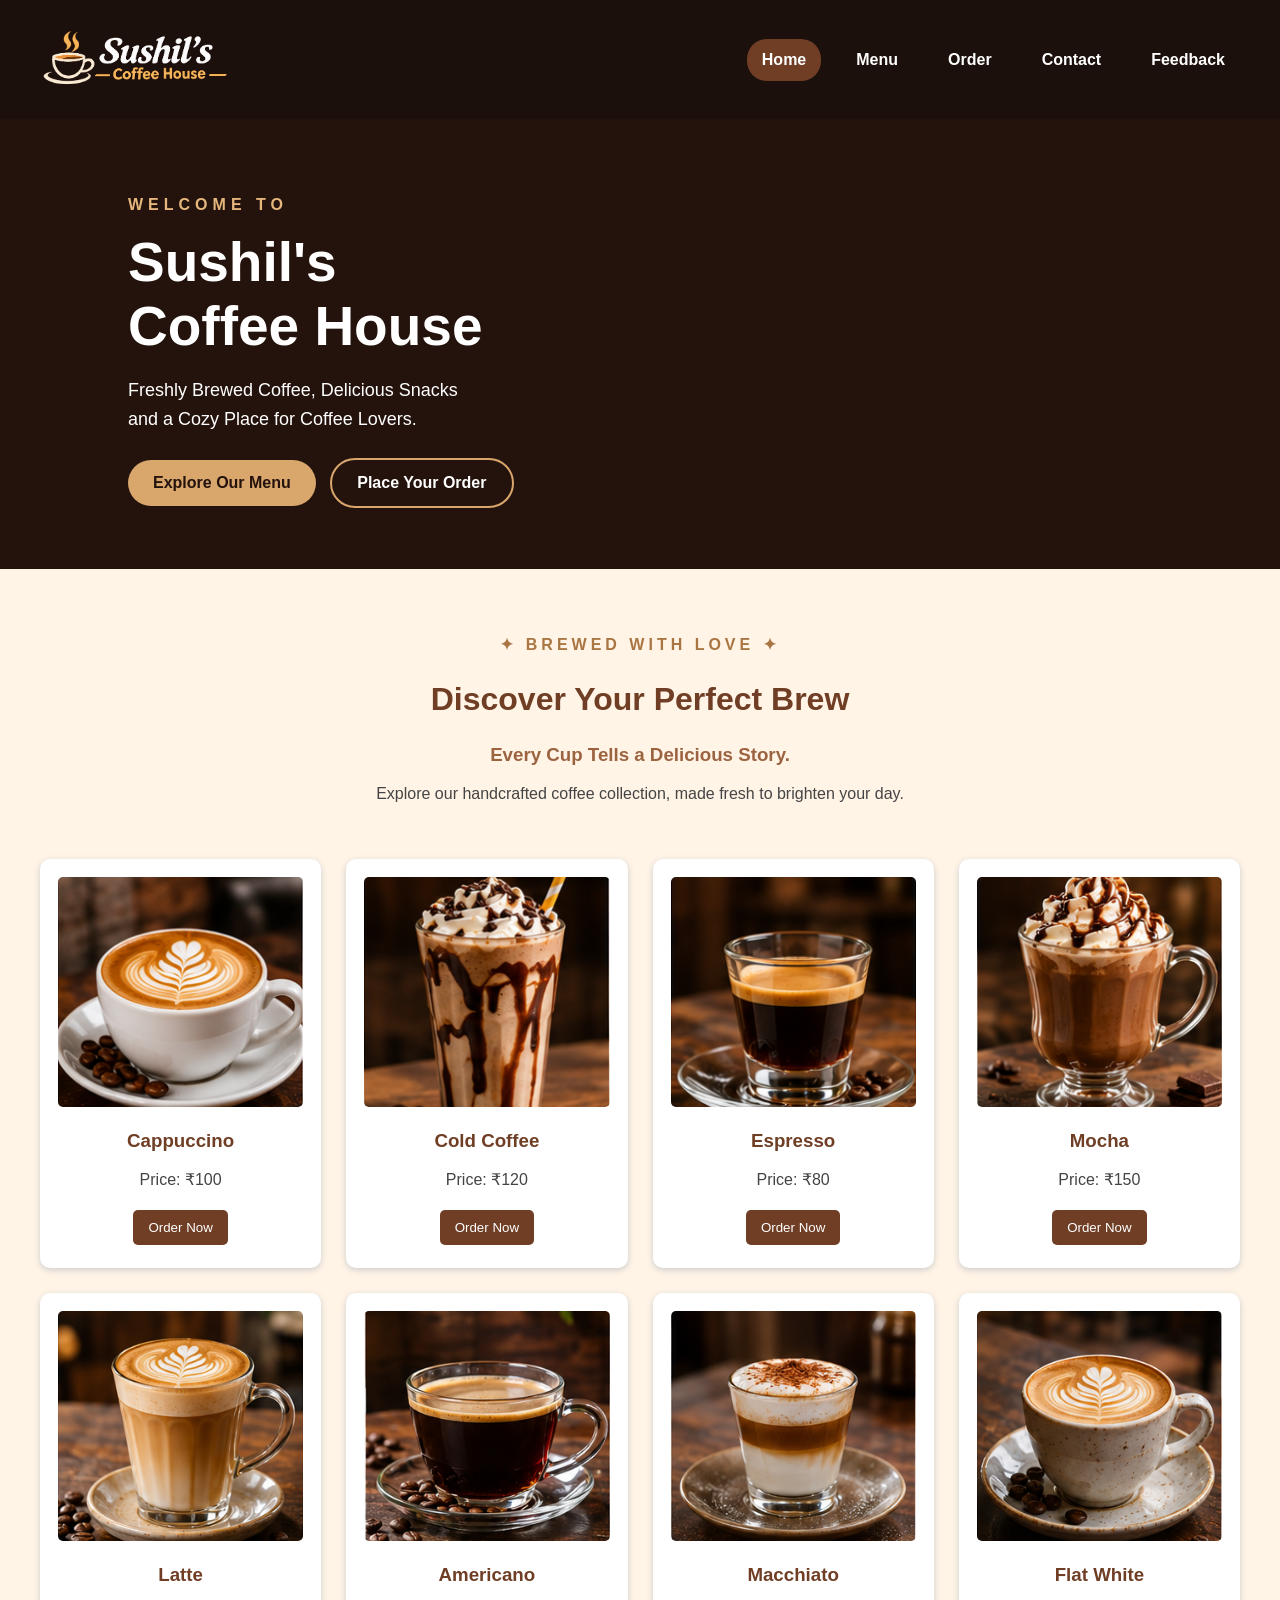
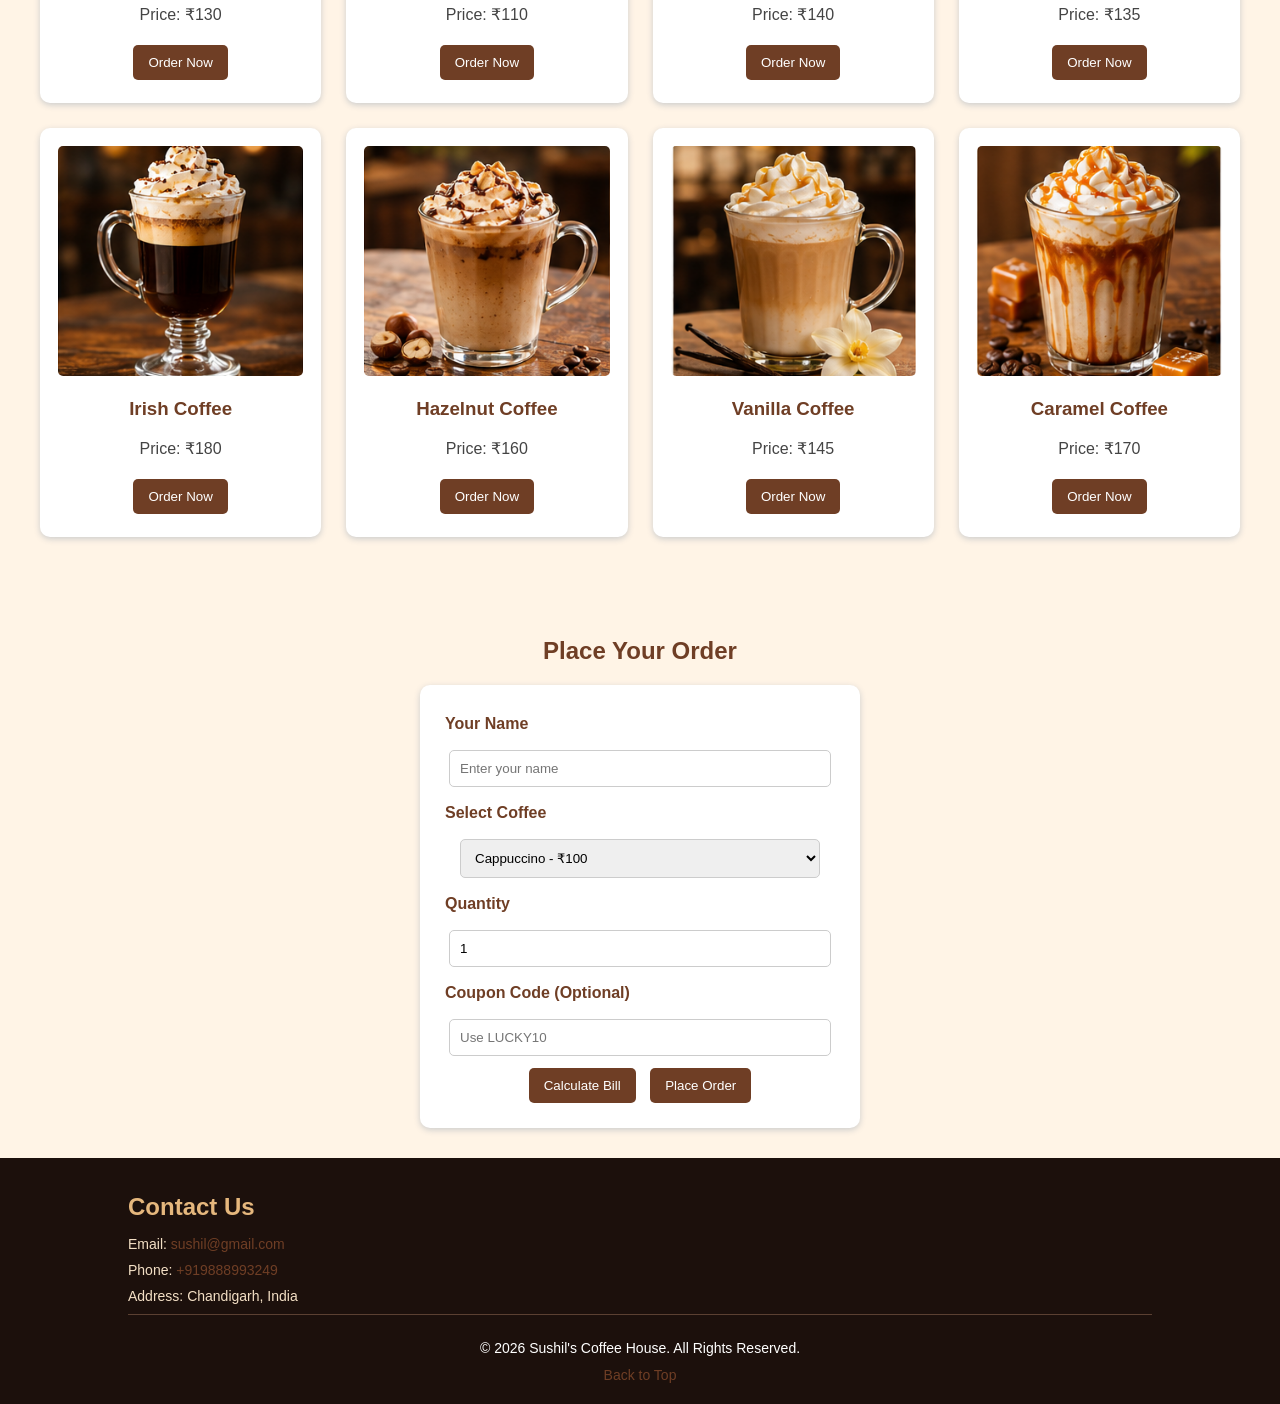
<file: index.html>
<!DOCTYPE html>
<html>

<head>
    <title>Sushil's Coffee House</title>
    <link rel="stylesheet" href="style.css">
</head>

<body>

    <!-- HEADER AND NAVIGATION -->
    <header id="home">

        <div class="top-header">

            <div class="logo">
                <img src="images/sushils-logo.png" alt="Sushil's Coffee House">
            </div>

            <nav>
                <a href="#home" class="active">Home</a>
                <a href="#menu">Menu</a>
                <a href="#order">Order</a>
                <a href="#contact">Contact</a>
                <a href="feedback.html">Feedback</a>
            </nav>

        </div>

    </header>

    <!-- HOME / HERO SECTION -->
    <section class="welcome">

        <div class="welcome-content">

            <p class="welcome-small">WELCOME TO</p>

            <h1>Sushil's<br>Coffee House</h1>

            <p class="welcome-text">
                Freshly Brewed Coffee, Delicious Snacks
                <br>
                and a Cozy Place for Coffee Lovers.
            </p>

            <div class="welcome-buttons">
                <a href="#menu">Explore Our Menu</a>
                <a href="#order" class="second-button">Place Your Order</a>
            </div>

        </div>

    </section>

    <!-- COFFEE MENU -->
    <section id="menu">

        <div class="menu-heading">

            <p class="menu-small">✦ BREWED WITH LOVE ✦</p>

            <h2>Discover Your Perfect Brew</h2>

            <h3>Every Cup Tells a Delicious Story.</h3>

            <p>
                Explore our handcrafted coffee collection,
                made fresh to brighten your day.
            </p>

        </div>

        <div class="menu">

            <div class="item">
                <img src="images/Cappuccino.png" alt="Cappuccino">
                <h3>Cappuccino</h3>
                <p>Price: ₹100</p>
                <button onclick="selectCoffee('Cappuccino')">Order Now</button>
            </div>

            <div class="item">
                <img src="images/coldcoffee.png" alt="Cold Coffee"> 
                <h3>Cold Coffee</h3>
                <p>Price: ₹120</p>
                <button onclick="selectCoffee('Cold Coffee')">Order Now</button>
            </div>

            <div class="item">
                <img src="images/espresso.png" alt="Espresso">
                <h3>Espresso</h3>
                <p>Price: ₹80</p>
                <button onclick="selectCoffee('Espresso')">Order Now</button>
            </div>

            <div class="item">
                <img src="images/mocha.png" alt="Mocha">
                <h3>Mocha</h3>
                <p>Price: ₹150</p>
                <button onclick="selectCoffee('Mocha')">Order Now</button>
            </div>

            <div class="item">
                <img src="images/latte.png" alt="Latte">
                <h3>Latte</h3>
                <p>Price: ₹130</p>
                <button onclick="selectCoffee('Latte')">Order Now</button>
            </div>

            <div class="item">
                <img src="images/americano.png" alt="Americano">
                <h3>Americano</h3>
                <p>Price: ₹110</p>
                <button onclick="selectCoffee('Americano')">Order Now</button>
            </div>

            <div class="item">
                <img src="images/macchiato.png" alt="Macchiato">
                <h3>Macchiato</h3>
                <p>Price: ₹140</p>
                <button onclick="selectCoffee('Macchiato')">Order Now</button>
            </div>

            <div class="item">
                <img src="images/flatwhite.png" alt="Flat White">
                <h3>Flat White</h3>
                <p>Price: ₹135</p>
                <button onclick="selectCoffee('Flat White')">Order Now</button>
            </div>

            <div class="item">
                <img src="images/irishcoffee.png" alt="Irish Coffee">
                <h3>Irish Coffee</h3>
                <p>Price: ₹180</p>
                <button onclick="selectCoffee('Irish Coffee')">Order Now</button>
            </div>

            <div class="item">
                <img src="images/hazelnut.png" alt="Hazelnut Coffee">
                <h3>Hazelnut Coffee</h3>
                <p>Price: ₹160</p>
                <button onclick="selectCoffee('Hazelnut Coffee')">Order Now</button>
            </div>

            <div class="item">
                <img src="images/vanilla.png" alt="Vanilla Coffee">
                <h3>Vanilla Coffee</h3>
                <p>Price: ₹145</p>
                <button onclick="selectCoffee('Vanilla Coffee')">Order Now</button>
            </div>

            <div class="item">
                <img src="images/caramel.png" alt="Caramel Coffee">
                <h3>Caramel Coffee</h3>
                <p>Price: ₹170</p>
                <button onclick="selectCoffee('Caramel Coffee')">Order Now</button>
            </div>

        </div>

    </section>

    <!-- ORDER FORM -->
    <section id="order">

        <h2>Place Your Order</h2>

        <div class="form-box">

            <form id="orderForm">

                <label>Your Name</label>
                <input type="text" id="name" placeholder="Enter your name" required>

                <label>Select Coffee</label>

                <select id="coffee">
                    <option value="Cappuccino">Cappuccino - ₹100</option>
                    <option value="Cold Coffee">Cold Coffee - ₹120</option>
                    <option value="Espresso">Espresso - ₹80</option>
                    <option value="Mocha">Mocha - ₹150</option>
                    <option value="Latte">Latte - ₹130</option>
                    <option value="Americano">Americano - ₹110</option>
                    <option value="Macchiato">Macchiato - ₹140</option>
                    <option value="Flat White">Flat White - ₹135</option>
                    <option value="Irish Coffee">Irish Coffee - ₹180</option>
                    <option value="Hazelnut Coffee">Hazelnut Coffee - ₹160</option>
                    <option value="Vanilla Coffee">Vanilla Coffee - ₹145</option>
                    <option value="Caramel Coffee">Caramel Coffee - ₹170</option>
                </select>

                <label>Quantity</label>
                <input type="number" id="quantity" min="1" max="40" value="1" required>

                <label>Coupon Code (Optional)</label>
                <input type="text" id="coupon" placeholder="Use LUCKY10">

                <button type="button" onclick="calculateBill()">
                    Calculate Bill
                </button>

                <button type="submit">Place Order</button>

            </form>

            <div id="result"></div>

        </div>

    </section>

    <!-- CONTACT AND FOOTER -->
    <footer id="contact">

        <div class="footer-contact">

            <h2>Contact Us</h2>

            <div class="contact-details">

                <p>
                    Email:
                    <a href="mailto:sushil@gamil.com">sushil@gmail.com</a>
                </p>

                <p>
                    Phone:
                    <a href="tel:+919888993249">+919888993249</a>
                </p>

                <p>
                    Address: Chandigarh, India
                </p>

            </div>

        </div>

        <div class="footer-bottom">

            <p>&copy; 2026 Sushil's Coffee House. All Rights Reserved.</p>

            <a href="#home">Back to Top</a>

        </div>

    </footer>

    <script src="script.js"></script>

</body>

</html>
</file>
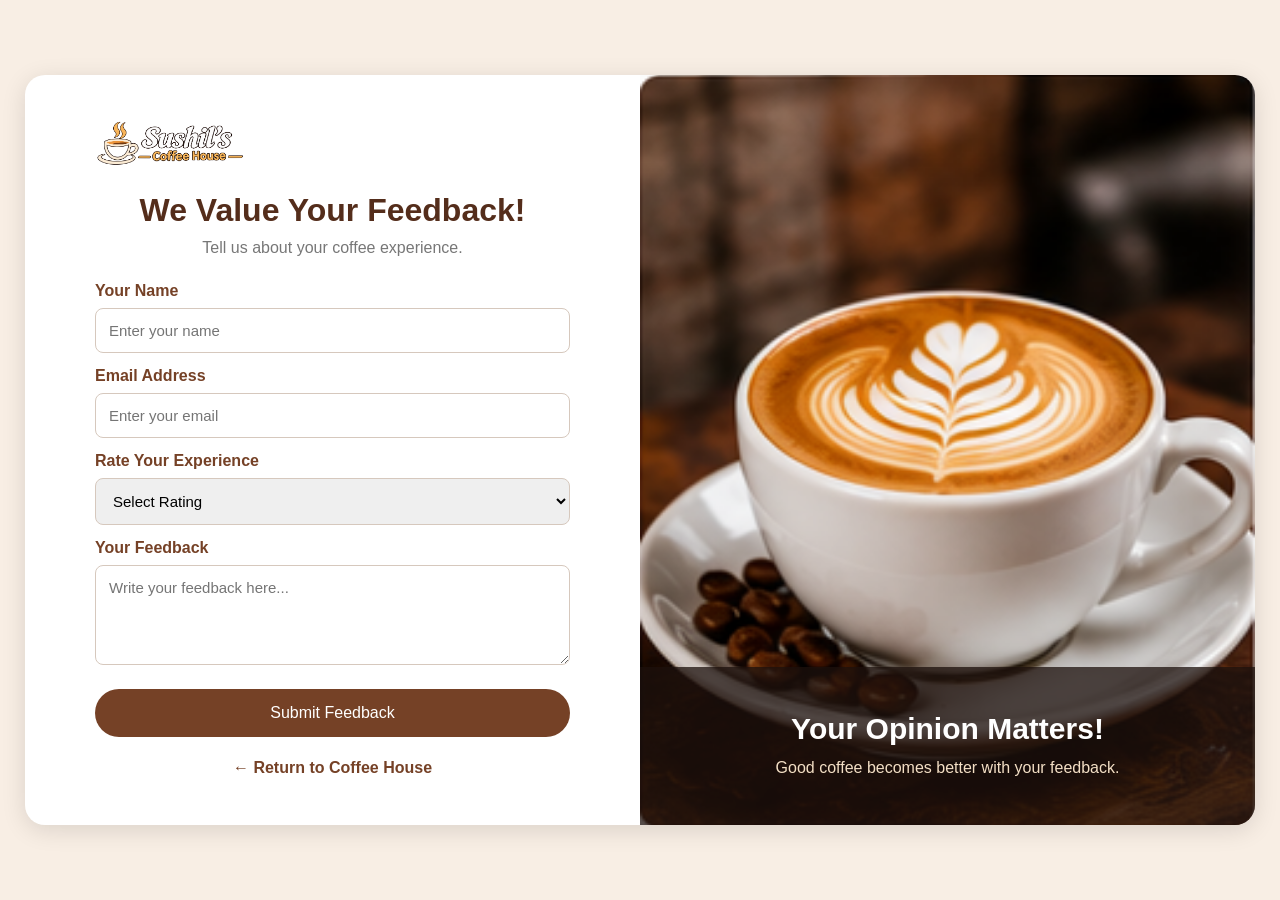
<file: feedback.html>
<!DOCTYPE html>
<html lang="en">
<head>
    <meta charset="UTF-8">
    <meta name="viewport" content="width=device-width, initial-scale=1.0">
    <title>Feedback - Sushil's Coffee House</title>
    <link rel="stylesheet" href="feedback.css">
</head>
<body>

    <div class="feedback-container">

        <!-- LEFT SIDE -->
        <div class="feedback-form">

            <div class="logo">
                <img src="images/sushils-logo.png" alt="Sushil's Coffee House">
            </div>

            <div class="form-content">

                <h1>We Value Your Feedback!</h1>
                <p class="subtitle">Tell us about your coffee experience.</p>

                <form id="feedbackForm"  action="https://formsubmit.app/f/um9fb5h7gc" method="post">

                    <label for="name">Your Name</label>
                    <input type="text" id="name" name="Name" placeholder="Enter your name" required>

                    <label for="email">Email Address</label>
                    <input type="email" id="email" name="Email" placeholder="Enter your email" required>

                    <label for="rating">Rate Your Experience</label>
                    <select id="rating" name="Rating" required>
                        <option value="">Select Rating</option>
                        <option value="5 Star">⭐⭐⭐⭐⭐ Excellent</option>
                        <option value="4 Star">⭐⭐⭐⭐ Very Good</option>
                        <option value="3 Star">⭐⭐⭐ Good</option>
                        <option value="2 Star">⭐⭐ Fair</option>
                        <option value="1 Star">⭐ Poor</option>
                    </select>

                    <label for="message">Your Feedback</label>
                    <textarea id="message" name="message" placeholder="Write your feedback here..." required></textarea>

                    <button type="submit">Submit Feedback</button>

                    <p id="feedbackResult"></p>

                </form>

                <div class="back-link">
                    <a href="index.html">← Return to Coffee House</a>
                </div>

            </div>
        </div>

        <!-- RIGHT SIDE IMAGE -->
        <div class="feedback-image">

            <div class="image-text">
                <h2>Your Opinion Matters!</h2>
                <p>Good coffee becomes better with your feedback.</p>
            </div>

        </div>

    </div>

    <script src="script.js"></script>

</body>
</html>
</file>
<file: style.css>
/* GENERAL */
body {
    margin: 0;
    font-family: Arial;
    background-color: #fff4e6;
    text-align: center;
}

/* HEADER */
header {
    background-color: #1c100c;
    padding: 15px 40px;
}

.top-header {
    display: flex;
    justify-content: space-between;
    align-items: center;
}

.logo img {
    width: 190px;
    height: 85px;
    object-fit: contain;
}

/* NAVIGATION */
nav {
    display: flex;
    align-items: center;
    gap: 20px;
}

nav a {
    color: white;
    text-decoration: none;
    padding: 12px 15px;
    border-radius: 20px;
    font-weight: bold;
}

nav a:hover,
nav a.active {
    background-color: #6f3e25;
}

nav .login-link {
    background-color: #d9a66c;
    color: #24130c;
    padding: 12px 25px;
}

/* SECTIONS */
section {
    padding: 30px 20px;
}

h2 {
    color: #6f3e25;
}

p {
    color: #444;
}

/* WELCOME */
.welcome {
    background-color: #24130c;
    color: white;
    min-height: 350px;
    display: flex;
    align-items: center;
    padding: 50px 10%;
    text-align: left;
}

.welcome-content {
    max-width: 600px;
}

.welcome-small {
    color: #e5b77d;
    letter-spacing: 5px;
    font-weight: bold;
}

.welcome h1 {
    color: white;
    font-size: 55px;
    margin: 15px 0;
}

.welcome-text {
    color: white;
    font-size: 18px;
    line-height: 1.6;
}

.welcome-buttons {
    margin-top: 25px;
}

.welcome-buttons a {
    display: inline-block;
    background-color: #d9a66c;
    color: #24130c;
    padding: 14px 25px;
    text-decoration: none;
    border-radius: 25px;
    margin-right: 10px;
    font-weight: bold;
}

.welcome-buttons .second-button {
    background-color: transparent;
    border: 2px solid #d9a66c;
    color: white;
}

/* BUTTON HOVER EFFECT */

.welcome-buttons a {
    transition: 0.3s ease;
}

/* Explore Our Menu */

.welcome-buttons a:first-child:hover {
    background-color: #fff0d9;
    color: #754126;
    transform: translateY(-5px);
    box-shadow: 0 8px 18px rgba(229, 173, 107, 0.4);
}

/* Place Your Order */

.welcome-buttons .second-button:hover {
    background-color: #e5ad6b;
    color: #21100a;
    transform: translateY(-5px);
    box-shadow: 0 8px 18px rgba(229, 173, 107, 0.4);
}

/* MENU HEADING */
.menu-heading {
    padding: 20px;
}

.menu-small {
    color: #a87543;
    letter-spacing: 4px;
    font-weight: bold;
}

.menu-heading h2 {
    font-size: 32px;
}

.menu-heading h3 {
    color: #9b6340;
}

/* MENU */
.menu {
    display: grid;
    grid-template-columns: repeat(4, minmax(0, 1fr));
    gap: 25px;
    padding: 20px;
    
}

.item {
    background-color: white;
    width: auto;
    padding: 18px;
    border-radius: 10px;
    box-shadow: 0 2px 6px #ccc;
}

.item img {
    width: 100%;
    height: 230px;
    object-fit: cover;
    border-radius: 5px;
}

.item h3 {
    color: #6f3e25;
}

/* BUTTONS */
button {
    background-color: #6f3e25;
    color: white;
    border: none;
    padding: 10px 15px;
    margin: 5px;
    border-radius: 5px;
    cursor: pointer;
}

button:hover {
    background-color: #9b6340;
}

/* FORMS */
.form-box {
    background-color: white;
    max-width: 400px;
    margin: auto;
    padding: 20px;
    border-radius: 10px;
    box-shadow: 0 2px 6px #ccc;
}

label {
    display: block;
    text-align: left;
    margin: 10px 5px;
    color: #6f3e25;
    font-weight: bold;
}

input, select, textarea {
    width: 90%;
    padding: 10px;
    margin: 7px;
    border: 1px solid #ccc;
    border-radius: 5px;
}

textarea {
    height: 80px;
}

/* BILL AND FEEDBACK RESULT */
#result, #feedbackResult {
    background-color: #f3dfc5;
    padding: 15px;
    margin-top: 15px;
    border-radius: 8px;
    display: none;
}

/* CONTACT LINK */
#contact a {
    color: #6f3e25;
}

/* FOOTER */
footer {
    background-color: #1c100c;
    color: white;
    padding: 35px 10% 20px;
}

/* FOOTER CONTENT */
.footer-content {
    display: flex;
    justify-content: space-between;
    align-items: center;
    gap: 30px;
    max-width: 1200px;
    margin: auto;
    padding-bottom: 25px;
}

/* FOOTER CONTACT */
.footer-contact {
    text-align: left;
}

.footer-contact h2 {
    color: #e5b77d;
    font-size: 24px;
    margin-top: 0;
    margin-bottom: 15px;
}

.footer-contact p {
    color: #f3dfc5;
    font-size: 14px;
    margin: 10px 0;
}

.footer-contact a {
    color: #f3dfc5;
    text-decoration: none;
}

.footer-contact a:hover {
    color: #e5b77d;
    text-decoration: underline;
}

/* FOOTER QUICK LINKS */
.footer-links {
    display: flex;
    align-items: center;
    justify-content: center;
    gap: 25px;
    flex-wrap: wrap;
}

.footer-links a {
    color: white;
    text-decoration: none;
    font-size: 15px;
    transition: 0.3s ease;
}

.footer-links a:hover {
    color: #e5b77d;
}

/* FOOTER BOTTOM */
.footer-bottom {
    border-top: 1px solid #5b4032;
    padding-top: 15px;
    text-align: center;
}

.footer-bottom p {
    color: white;
    font-size: 14px;
    margin: 10px 0;
}

.footer-bottom a {
    color: #e5b77d;
    text-decoration: none;
    font-size: 14px;
}

.footer-bottom a:hover {
    text-decoration: underline;
}



/* TABLET VIEW */
@media (max-width: 1000px) {

    .menu {
        grid-template-columns: repeat(2, 1fr);
    }

    .top-header {
        flex-direction: column;
    }

    nav {
        flex-wrap: wrap;
        justify-content: center;
    }

    .login-form {
        padding: 35px;
    }
}

/* MOBILE VIEW */
@media (max-width: 600px) {

    .menu {
        grid-template-columns: 1fr;
    }

    .item {
        width: auto;
    }

    .item img {
        height: 230px;
    }

    .welcome {
        padding: 40px 20px;
    }

    .welcome h1 {
        font-size: 38px;
    }

    nav {
        gap: 5px;
    }

    nav a {
        padding: 10px;
        margin: 3px;
    }



    /* FOOTER MOBILE VIEW */
    .footer-content {
        flex-direction: column;
        align-items: center;
        text-align: center;
    }

    .footer-contact {
        text-align: center;
    }

    .footer-links {
        gap: 15px;
    }

    footer {
        padding: 30px 15px 20px;
    }
}
</file>
<file: feedback.css>
* {
    margin: 0;
    padding: 0;
    box-sizing: border-box;
}

body {
    font-family: Arial, sans-serif;
    background-color: #f8eee4;
    min-height: 100vh;
    display: flex;
    align-items: center;
    justify-content: center;
    padding: 25px;
}

.feedback-container {
    display: flex;
    width: 100%;
    max-width: 1350px;
    min-height: 750px;
    background-color: white;
    border-radius: 20px;
    overflow: hidden;
    box-shadow: 0 5px 25px rgba(0, 0, 0, 0.12);
}

/* LEFT SIDE */
.feedback-form {
    width: 50%;
    padding: 35px 70px;
    display: flex;
    flex-direction: column;
}

.logo img {
    width: 150px;
    height: 65px;
    object-fit: contain;
}

.form-content {
    width: 100%;
    max-width: 500px;
    margin: auto;
}

.form-content h1 {
    color: #542d1b;
    font-size: 32px;
    text-align: center;
    margin-bottom: 10px;
}

.subtitle {
    color: #777;
    text-align: center;
    margin-bottom: 25px;
}

/* FORM */
label {
    display: block;
    color: #754126;
    font-weight: bold;
    margin: 14px 0 8px;
}

input, select, textarea {
    width: 100%;
    padding: 13px;
    border: 1px solid #d6c8bd;
    border-radius: 8px;
    font-size: 15px;
    outline: none;
    font-family: Arial, sans-serif;
}

input:focus, select:focus, textarea:focus {
    border-color: #754126;
    box-shadow: 0 0 5px rgba(117, 65, 38, 0.2);
}

textarea {
    height: 100px;
    resize: vertical;
}

button {
    width: 100%;
    padding: 15px;
    margin-top: 20px;
    background-color: #754126;
    color: white;
    border: none;
    border-radius: 30px;
    font-size: 16px;
    cursor: pointer;
    transition: 0.3s;
}

button:hover {
    background-color: #4f2b19;
    transform: translateY(-3px);
}

#feedbackResult {
    text-align: center;
    margin-top: 15px;
    color: #36733c;
    font-weight: bold;
}

/* BACK LINK */
.back-link {
    text-align: center;
    margin-top: 22px;
}

.back-link a {
    color: #754126;
    text-decoration: none;
    font-weight: bold;
}

/* RIGHT SIDE IMAGE */
.feedback-image {
    width: 50%;
    background-image: url("images/Cappuccino.png");
    background-size: cover;
    background-position: center;
    display: flex;
    align-items: end;
    justify-content: center;
}

.image-text {
    width: 100%;
    padding: 45px 25px;
    text-align: center;
    background-color: rgba(28, 16, 12, 0.75);
}

.image-text h2 {
    color: white;
    font-size: 30px;
    margin-bottom: 10px;
}

.image-text p {
    color: #f3dfc5;
    line-height: 1.5;
}

/* MOBILE VIEW */
@media (max-width: 800px) {
    body {
        padding: 15px;
    }

    .feedback-container {
        flex-direction: column;
    }

    .feedback-form,
    .feedback-image {
        width: 100%;
    }

    .feedback-form {
        padding: 25px;
    }

    .feedback-image {
        min-height: 300px;
    }

    .form-content h1 {
        font-size: 26px;
    }
}
</file>
